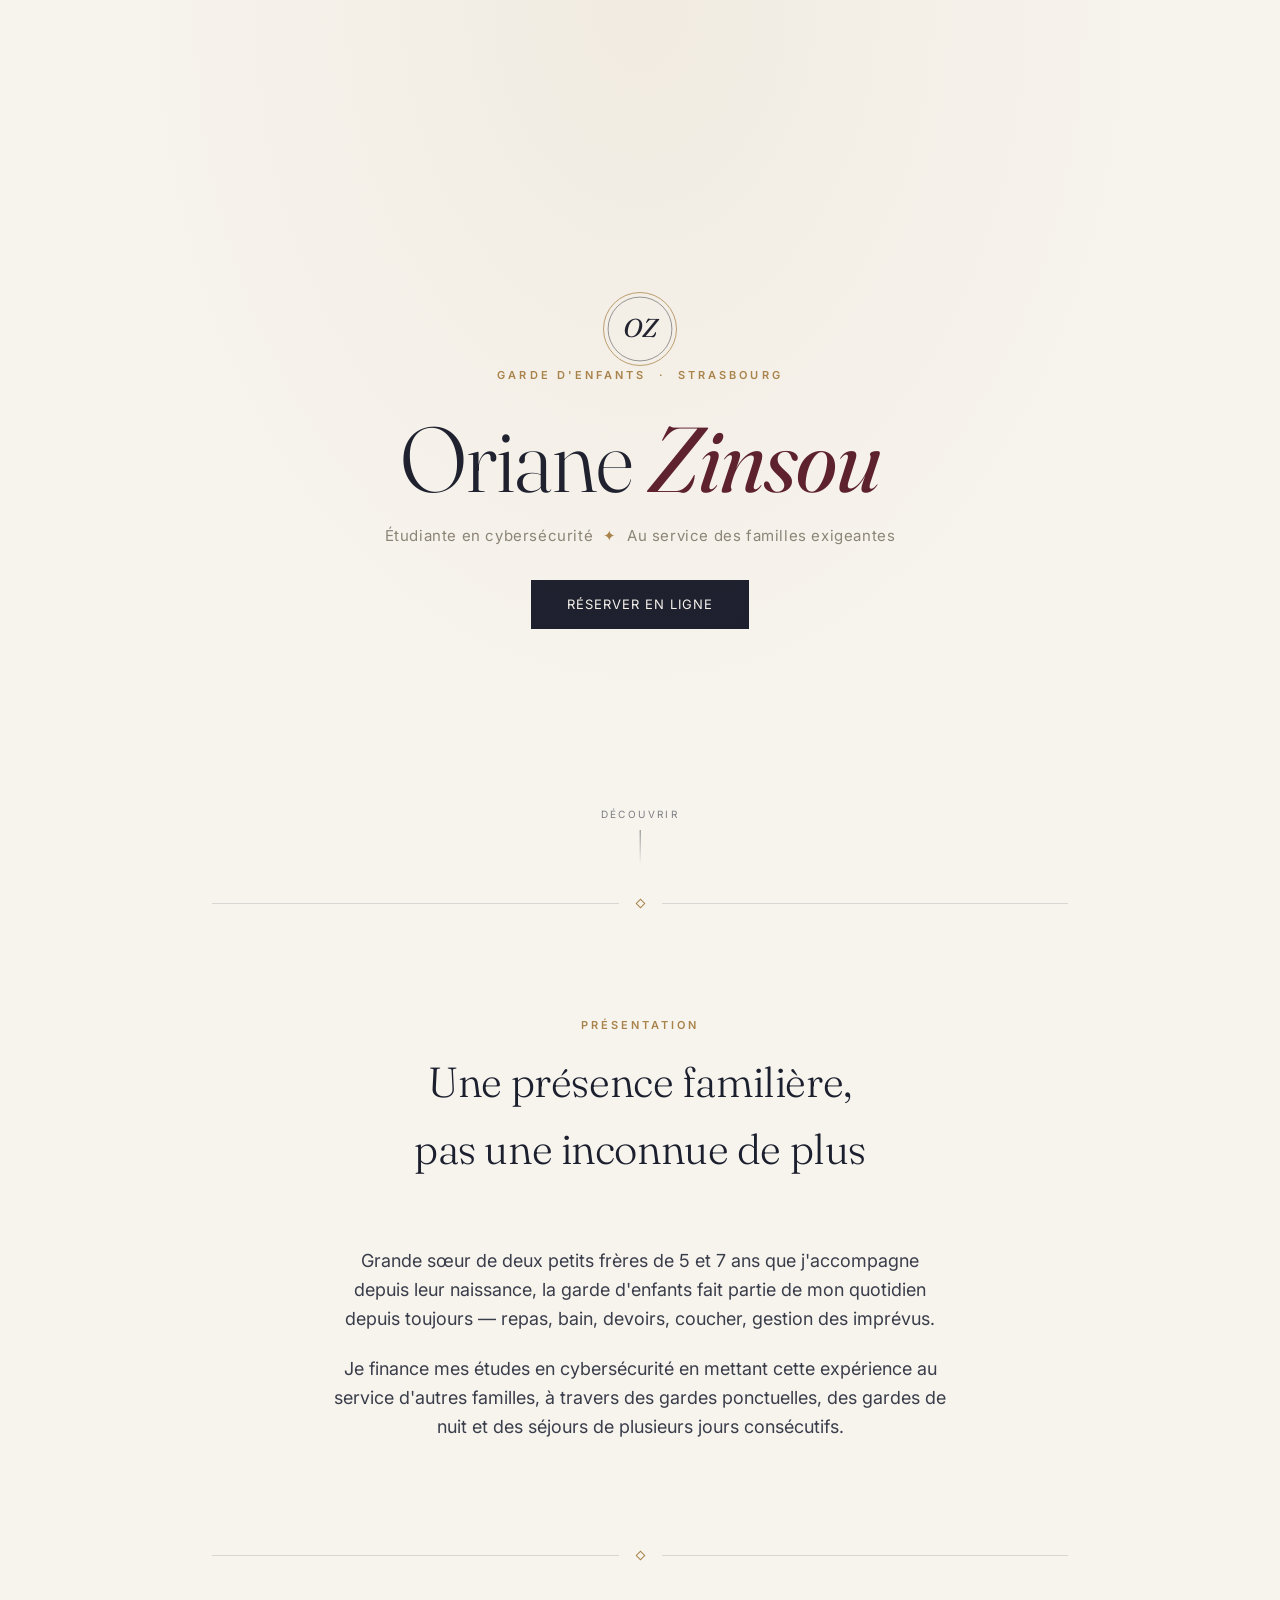
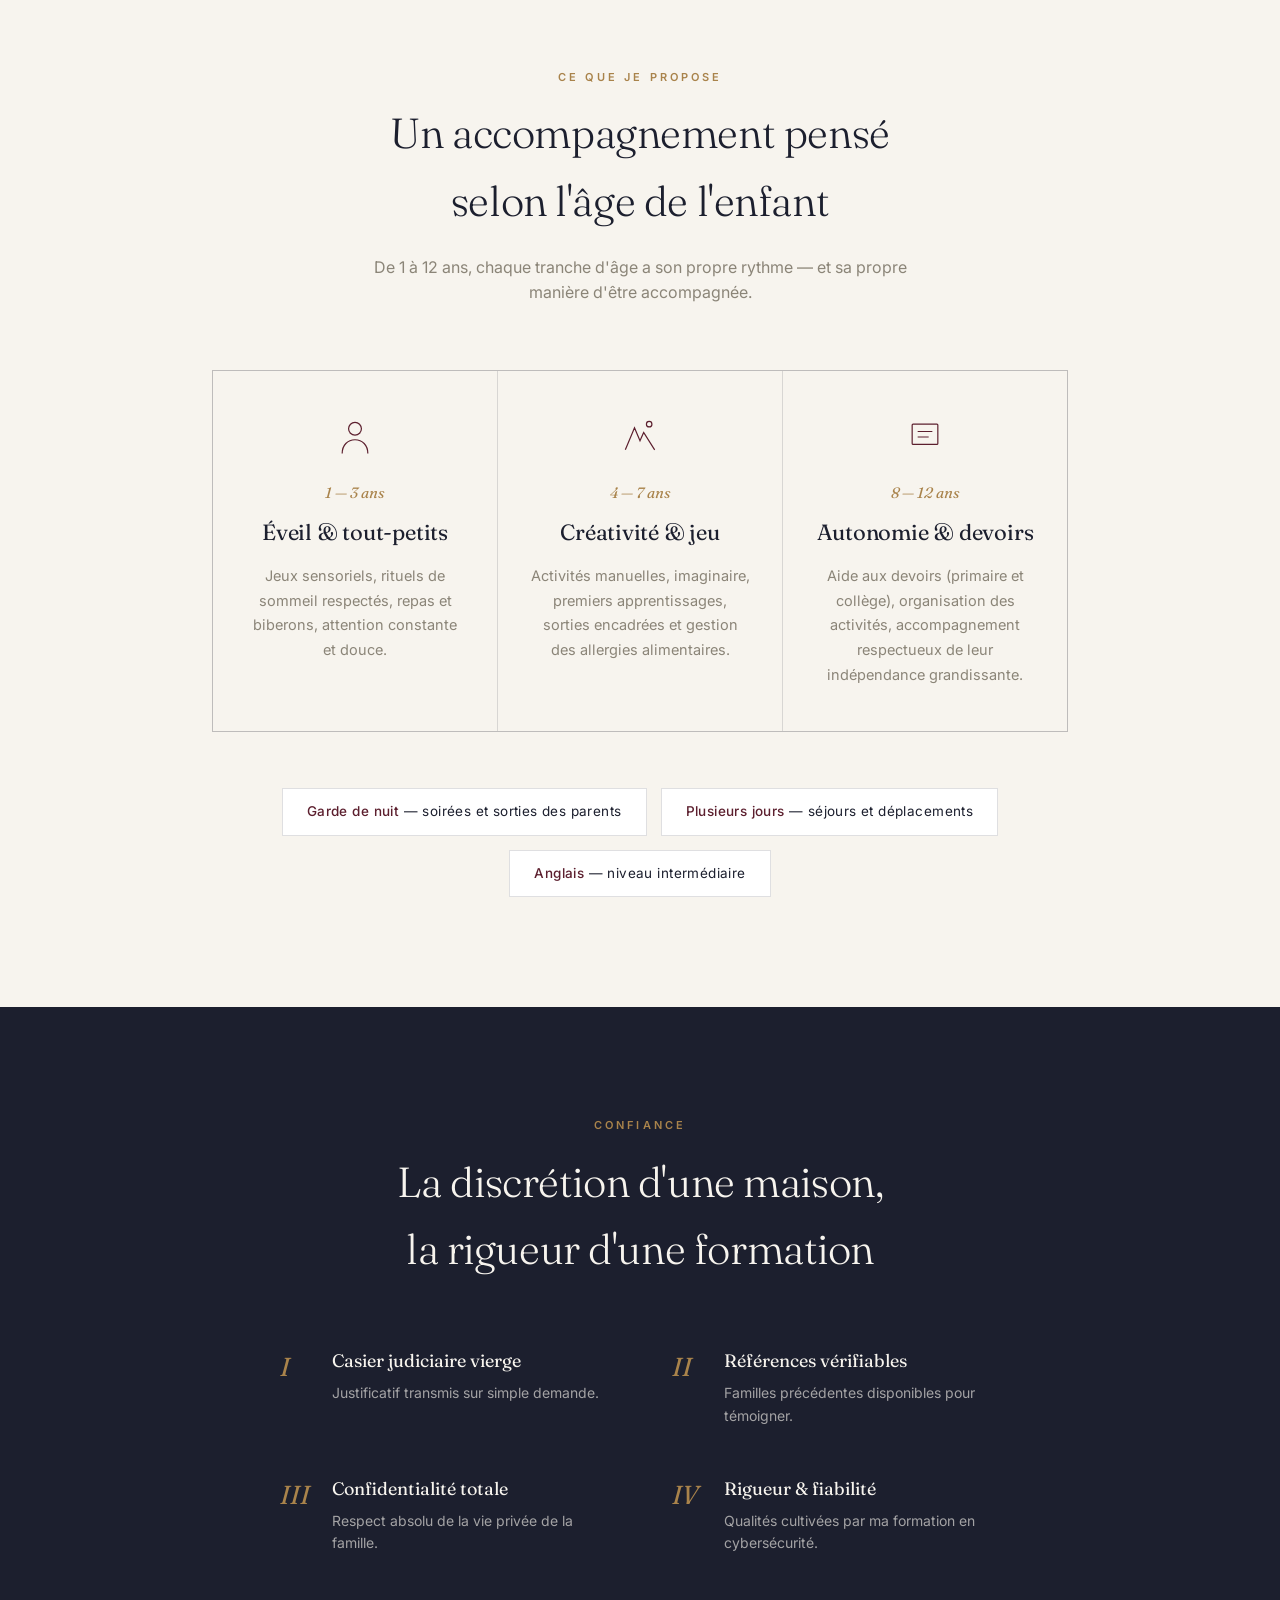
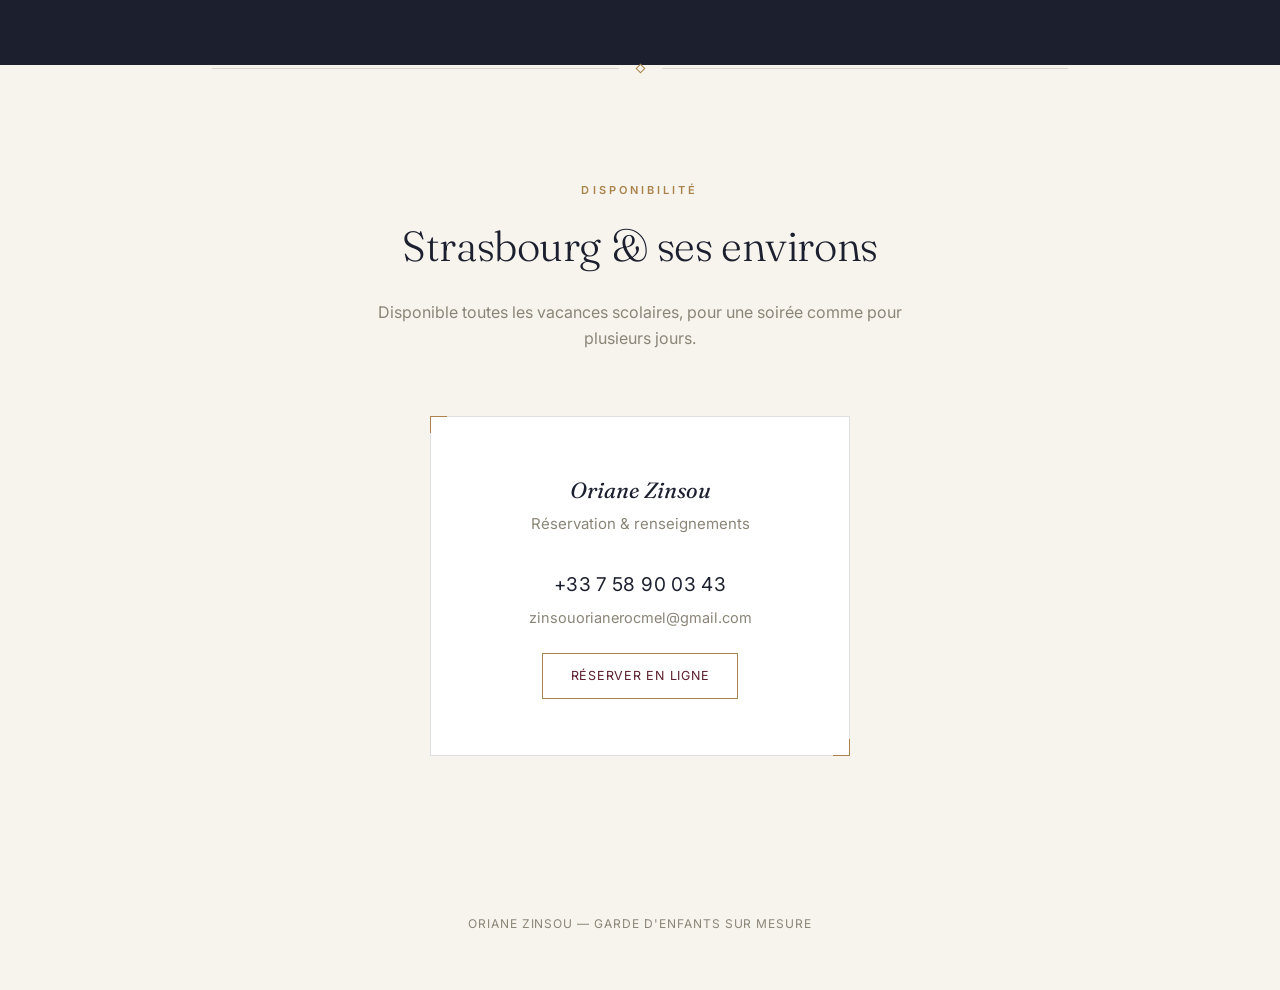
<file: index.html>
<!DOCTYPE html>
<html lang="fr">
<head>
<meta charset="UTF-8">
<meta name="viewport" content="width=device-width, initial-scale=1.0">
<title>L'atelier des enfants — Garde d'enfants</title>
<link rel="preconnect" href="https://fonts.googleapis.com">
<link rel="preconnect" href="https://fonts.gstatic.com" crossorigin>
<link href="https://fonts.googleapis.com/css2?family=Fraunces:ital,opsz,wght@0,9..144,300;0,9..144,400;0,9..144,500;1,9..144,400;1,9..144,500&family=Inter:wght@300;400;500;600&display=swap" rel="stylesheet">
<style>
  :root{
    --ink:#1c1f2e;
    --ivory:#f7f4ee;
    --gold:#a9834b;
    --wine:#5c1f2e;
    --stone:#8b8578;
    --hair:rgba(28,31,46,0.14);
  }
  *{box-sizing:border-box; margin:0; padding:0;}
  html{scroll-behavior:smooth;}
  body{
    background:var(--ivory);
    color:var(--ink);
    font-family:'Inter', sans-serif;
    font-weight:400;
    line-height:1.6;
    -webkit-font-smoothing:antialiased;
    overflow-x:hidden;
  }
  a{color:inherit;}

  .eyebrow{
    font-family:'Inter', sans-serif;
    font-size:11px;
    letter-spacing:0.28em;
    text-transform:uppercase;
    color:var(--gold);
    font-weight:600;
  }

  h1,h2,h3{
    font-family:'Fraunces', serif;
    font-weight:400;
    letter-spacing:-0.01em;
  }

  .container{
    max-width:920px;
    margin:0 auto;
    padding:0 32px;
  }

  /* ---------- Monogram ---------- */
  .monogram{
    width:76px;
    height:76px;
    margin:0 auto;
  }
  .monogram svg{width:100%;height:100%;display:block;}

  /* ---------- Hero ---------- */
  .hero{
    min-height:100svh;
    display:flex;
    flex-direction:column;
    align-items:center;
    justify-content:center;
    text-align:center;
    position:relative;
    padding:80px 32px 60px;
  }
  .hero::before{
    content:"";
    position:absolute;
    inset:0;
    background:
      radial-gradient(ellipse at 50% 0%, rgba(169,131,75,0.08), transparent 60%);
    pointer-events:none;
  }
  .hero-name{
    font-size:clamp(48px, 8vw, 92px);
    font-weight:300;
    margin-top:28px;
    line-height:1.02;
  }
  .hero-name em{
    font-style:italic;
    font-weight:400;
    color:var(--wine);
  }
  .hero-role{
    margin-top:18px;
    font-size:15px;
    color:var(--stone);
    letter-spacing:0.04em;
  }
  .hero-role .sep{color:var(--gold); margin:0 10px;}

  .hero-scroll{
    position:absolute;
    bottom:36px;
    left:50%;
    transform:translateX(-50%);
    display:flex;
    flex-direction:column;
    align-items:center;
    gap:8px;
    opacity:0.55;
  }
  .hero-scroll span{
    font-size:10px;
    letter-spacing:0.24em;
    text-transform:uppercase;
    color:var(--ink);
  }
  .hero-scroll .line{
    width:1px; height:34px;
    background:linear-gradient(var(--ink), transparent);
  }

  /* ---------- Divider ---------- */
  .divider{
    display:flex;
    align-items:center;
    justify-content:center;
    gap:18px;
    margin:0 auto;
    max-width:920px;
    padding:0 32px;
  }
  .divider .rule{flex:1; height:1px; background:var(--hair);}
  .divider .mark{
    width:7px;height:7px;
    border:1px solid var(--gold);
    transform:rotate(45deg);
    flex-shrink:0;
  }

  /* ---------- Section shell ---------- */
  section{padding:110px 0;}
  .section-head{
    text-align:center;
    margin-bottom:64px;
  }
  .section-head h2{
    font-size:clamp(30px, 4vw, 42px);
    font-weight:300;
    margin-top:14px;
  }
  .section-head p.lede{
    max-width:560px;
    margin:20px auto 0;
    color:var(--stone);
    font-size:16px;
  }

  /* ---------- Presentation ---------- */
  .presentation{
    max-width:680px;
    margin:0 auto;
    text-align:center;
  }
  .presentation p{
    font-size:18px;
    color:#3a3d4a;
    margin-bottom:22px;
  }
  .presentation p:last-child{margin-bottom:0;}

  /* ---------- Activities ---------- */
  .age-groups{
    display:grid;
    grid-template-columns:repeat(3, 1fr);
    gap:1px;
    background:var(--hair);
    border:1px solid var(--hair);
  }
  .age-card{
    background:var(--ivory);
    padding:44px 32px;
    text-align:center;
    position:relative;
    transition:background 0.35s ease;
  }
  .age-card:hover{background:#efe9db;}
  .age-card .icon{
    width:44px;height:44px;
    margin:0 auto 22px;
    color:var(--wine);
  }
  .age-card .icon svg{width:100%;height:100%;}
  .age-range{
    font-family:'Fraunces', serif;
    font-style:italic;
    font-size:15px;
    color:var(--gold);
    margin-bottom:10px;
    display:block;
  }
  .age-card h3{
    font-size:22px;
    font-weight:400;
    margin-bottom:14px;
  }
  .age-card p{
    font-size:14.5px;
    color:var(--stone);
    line-height:1.7;
  }
  @media (max-width:760px){
    .age-groups{grid-template-columns:1fr;}
  }

  .extra-services{
    margin-top:56px;
    display:flex;
    flex-wrap:wrap;
    justify-content:center;
    gap:14px;
  }
  .pill{
    border:1px solid var(--hair);
    padding:12px 24px;
    font-size:13.5px;
    letter-spacing:0.03em;
    color:var(--ink);
    background:#fff;
    white-space:nowrap;
  }
  .pill strong{color:var(--wine); font-weight:500;}

  /* ---------- Trust ---------- */
  .trust{background:var(--ink); color:var(--ivory);}
  .trust .eyebrow{color:var(--gold);}
  .trust .section-head p.lede{color:rgba(247,244,238,0.6);}
  .trust-grid{
    display:grid;
    grid-template-columns:repeat(2, 1fr);
    gap:48px 64px;
    max-width:720px;
    margin:0 auto;
  }
  .trust-item{display:flex; gap:18px;}
  .trust-item .num{
    font-family:'Fraunces', serif;
    font-style:italic;
    font-size:26px;
    color:var(--gold);
    flex-shrink:0;
    width:34px;
  }
  .trust-item h4{
    font-family:'Fraunces', serif;
    font-weight:400;
    font-size:18px;
    margin-bottom:6px;
  }
  .trust-item p{
    font-size:14px;
    color:rgba(247,244,238,0.62);
  }
  @media (max-width:640px){
    .trust-grid{grid-template-columns:1fr;}
  }

  /* ---------- Availability + contact ---------- */
  .contact-wrap{text-align:center;}
  .contact-card{
    max-width:420px;
    margin:0 auto;
    border:1px solid var(--hair);
    padding:56px 40px;
    background:#fff;
    position:relative;
  }
  .contact-card::before,
  .contact-card::after{
    content:"";
    position:absolute;
    width:16px;height:16px;
    border:1px solid var(--gold);
  }
  .contact-card::before{top:-1px;left:-1px;border-right:none;border-bottom:none;}
  .contact-card::after{bottom:-1px;right:-1px;border-left:none;border-top:none;}

  .avail-line{
    font-size:15px;
    color:var(--stone);
    margin-bottom:34px;
  }
  .avail-line strong{color:var(--ink); font-weight:500;}

  .contact-name{
    font-family:'Fraunces', serif;
    font-style:italic;
    font-size:22px;
    margin-bottom:4px;
  }
  .contact-phone{
    font-size:19px;
    letter-spacing:0.02em;
    margin-top:18px;
  }
  .contact-email{
    font-size:14.5px;
    color:var(--stone);
    margin-top:6px;
  }
  .contact-phone a, .contact-email a{text-decoration:none; border-bottom:1px solid transparent; transition:border-color .3s;}
  .contact-phone a:hover, .contact-email a:hover{border-color:var(--gold);}

  footer{
    text-align:center;
    padding:48px 32px 56px;
    font-size:12px;
    letter-spacing:0.08em;
    color:var(--stone);
    text-transform:uppercase;
  }

  /* reveal on scroll */
  .reveal{
    opacity:0;
    transform:translateY(18px);
    transition:opacity 0.8s ease, transform 0.8s ease;
  }
  .reveal.visible{opacity:1; transform:translateY(0);}

  @media (prefers-reduced-motion: reduce){
    .reveal{opacity:1; transform:none; transition:none;}
    html{scroll-behavior:auto;}
  }
</style>
</head>
<body>

<section class="hero">
  <div class="monogram">
    <svg viewBox="0 0 100 100" fill="none" xmlns="http://www.w3.org/2000/svg">
      <circle cx="50" cy="50" r="48" stroke="#a9834b" stroke-width="1"/>
      <circle cx="50" cy="50" r="42" stroke="#1c1f2e" stroke-width="0.6"/>
      <text x="50" y="60" text-anchor="middle" font-family="Fraunces, serif" font-style="italic" font-size="34" fill="#1c1f2e">OZ</text>
    </svg>
  </div>
  <div class="eyebrow">Garde d'enfants &nbsp;·&nbsp; Strasbourg</div>
  <h1 class="hero-name">Oriane <em>Zinsou</em></h1>
  <p class="hero-role">Étudiante en cybersécurité<span class="sep">✦</span>Au service des familles exigeantes</p>
  <a href="reservation.html" style="display:inline-block; margin-top:32px; padding:14px 36px; background:var(--ink); color:var(--ivory); text-decoration:none; font-size:13px; letter-spacing:0.08em; text-transform:uppercase; transition:background .25s;" onmouseover="this.style.background='#5c1f2e'" onmouseout="this.style.background='#1c1f2e'">Réserver en ligne</a>
  <div class="hero-scroll"><span>Découvrir</span><div class="line"></div></div>
</section>

<div class="divider"><div class="rule"></div><div class="mark"></div><div class="rule"></div></div>

<section class="presentation reveal">
  <div class="container">
    <div class="section-head">
      <div class="eyebrow">Présentation</div>
      <h2>Une présence familière,<br>pas une inconnue de plus</h2>
    </div>
    <p>Grande sœur de deux petits frères de 5 et 7 ans que j'accompagne depuis leur naissance, la garde d'enfants fait partie de mon quotidien depuis toujours — repas, bain, devoirs, coucher, gestion des imprévus.</p>
    <p>Je finance mes études en cybersécurité en mettant cette expérience au service d'autres familles, à travers des gardes ponctuelles, des gardes de nuit et des séjours de plusieurs jours consécutifs.</p>
  </div>
</section>

<div class="divider"><div class="rule"></div><div class="mark"></div><div class="rule"></div></div>

<section class="reveal">
  <div class="container">
    <div class="section-head">
      <div class="eyebrow">Ce que je propose</div>
      <h2>Un accompagnement pensé<br>selon l'âge de l'enfant</h2>
      <p class="lede">De 1 à 12 ans, chaque tranche d'âge a son propre rythme — et sa propre manière d'être accompagnée.</p>
    </div>
  </div>

  <div class="container">
    <div class="age-groups">
      <div class="age-card">
        <div class="icon">
          <svg viewBox="0 0 48 48" fill="none" stroke="currentColor" stroke-width="1.3">
            <circle cx="24" cy="15" r="7"/>
            <path d="M10 42c0-9 6-15 14-15s14 6 14 15"/>
          </svg>
        </div>
        <span class="age-range">1 — 3 ans</span>
        <h3>Éveil & tout-petits</h3>
        <p>Jeux sensoriels, rituels de sommeil respectés, repas et biberons, attention constante et douce.</p>
      </div>
      <div class="age-card">
        <div class="icon">
          <svg viewBox="0 0 48 48" fill="none" stroke="currentColor" stroke-width="1.3">
            <path d="M8 38l10-24 6 14 4-9 12 19"/>
            <circle cx="34" cy="10" r="3"/>
          </svg>
        </div>
        <span class="age-range">4 — 7 ans</span>
        <h3>Créativité & jeu</h3>
        <p>Activités manuelles, imaginaire, premiers apprentissages, sorties encadrées et gestion des allergies alimentaires.</p>
      </div>
      <div class="age-card">
        <div class="icon">
          <svg viewBox="0 0 48 48" fill="none" stroke="currentColor" stroke-width="1.3">
            <rect x="10" y="10" width="28" height="22" rx="1"/>
            <path d="M16 18h16M16 24h12"/>
          </svg>
        </div>
        <span class="age-range">8 — 12 ans</span>
        <h3>Autonomie & devoirs</h3>
        <p>Aide aux devoirs (primaire et collège), organisation des activités, accompagnement respectueux de leur indépendance grandissante.</p>
      </div>
    </div>

    <div class="extra-services">
      <div class="pill"><strong>Garde de nuit</strong> — soirées et sorties des parents</div>
      <div class="pill"><strong>Plusieurs jours</strong> — séjours et déplacements</div>
      <div class="pill"><strong>Anglais</strong> — niveau intermédiaire</div>
    </div>
  </div>
</section>

<section class="trust reveal">
  <div class="container">
    <div class="section-head">
      <div class="eyebrow">Confiance</div>
      <h2>La discrétion d'une maison,<br>la rigueur d'une formation</h2>
    </div>
    <div class="trust-grid">
      <div class="trust-item">
        <div class="num">I</div>
        <div>
          <h4>Casier judiciaire vierge</h4>
          <p>Justificatif transmis sur simple demande.</p>
        </div>
      </div>
      <div class="trust-item">
        <div class="num">II</div>
        <div>
          <h4>Références vérifiables</h4>
          <p>Familles précédentes disponibles pour témoigner.</p>
        </div>
      </div>
      <div class="trust-item">
        <div class="num">III</div>
        <div>
          <h4>Confidentialité totale</h4>
          <p>Respect absolu de la vie privée de la famille.</p>
        </div>
      </div>
      <div class="trust-item">
        <div class="num">IV</div>
        <div>
          <h4>Rigueur & fiabilité</h4>
          <p>Qualités cultivées par ma formation en cybersécurité.</p>
        </div>
      </div>
    </div>
  </div>
</section>

<div class="divider"><div class="rule"></div><div class="mark"></div><div class="rule"></div></div>

<section class="contact-wrap reveal">
  <div class="container">
    <div class="section-head">
      <div class="eyebrow">Disponibilité</div>
      <h2>Strasbourg & ses environs</h2>
      <p class="lede">Disponible toutes les vacances scolaires, pour une soirée comme pour plusieurs jours.</p>
    </div>

    <div class="contact-card">
      <div class="contact-name">Oriane Zinsou</div>
      <div class="avail-line">Réservation & renseignements</div>
      <div class="contact-phone"><a href="tel:+33758900343">+33 7 58 90 03 43</a></div>
      <div class="contact-email"><a href="mailto:zinsouorianerocmel@gmail.com">zinsouorianerocmel@gmail.com</a></div>
      <a href="reservation.html" style="display:inline-block; margin-top:24px; padding:12px 28px; border:1px solid var(--gold); color:var(--wine); text-decoration:none; font-size:12.5px; letter-spacing:0.06em; text-transform:uppercase;">Réserver en ligne</a>
    </div>
  </div>
</section>

<footer>Oriane Zinsou — Garde d'enfants sur mesure</footer>

<script>
  const revealEls = document.querySelectorAll('.reveal');
  const io = new IntersectionObserver((entries)=>{
    entries.forEach(e=>{
      if(e.isIntersecting){
        e.target.classList.add('visible');
        io.unobserve(e.target);
      }
    });
  }, {threshold:0.12});
  revealEls.forEach(el=>io.observe(el));
</script>

</body>
</html>
</file>
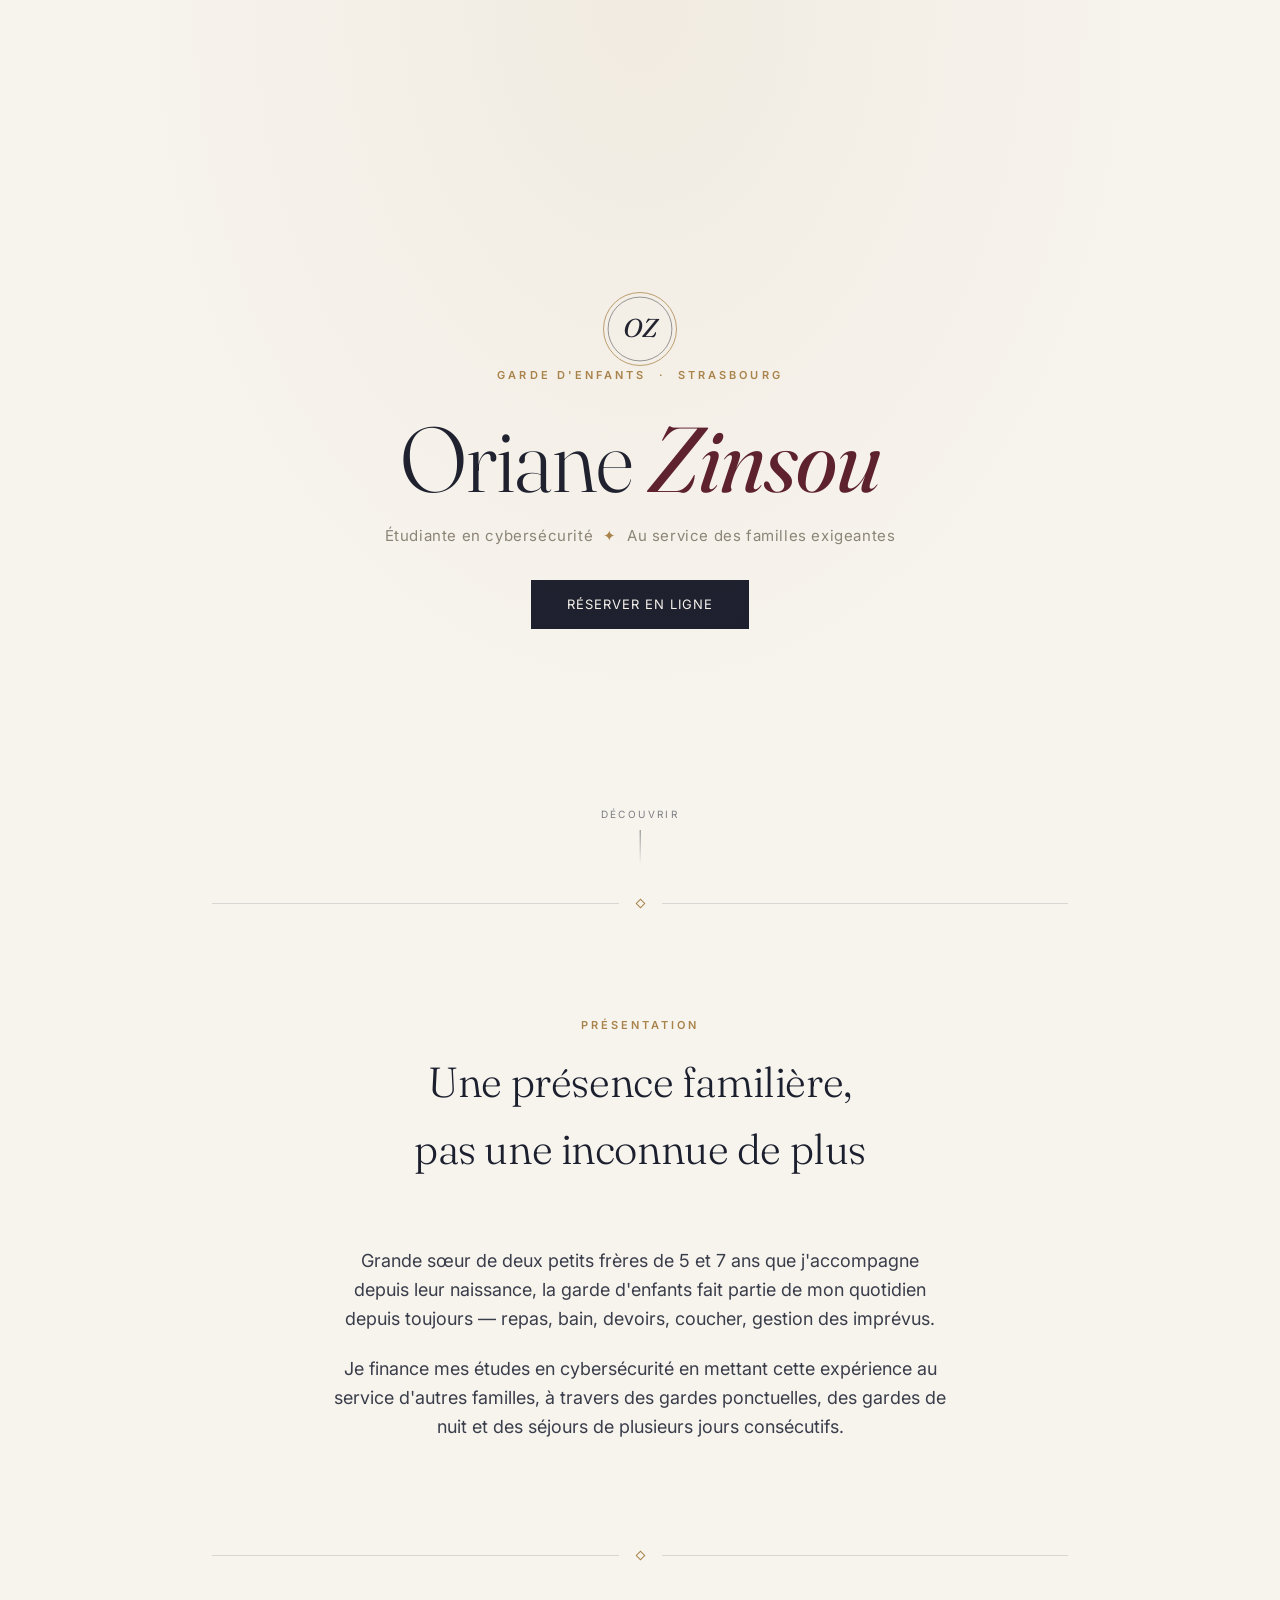
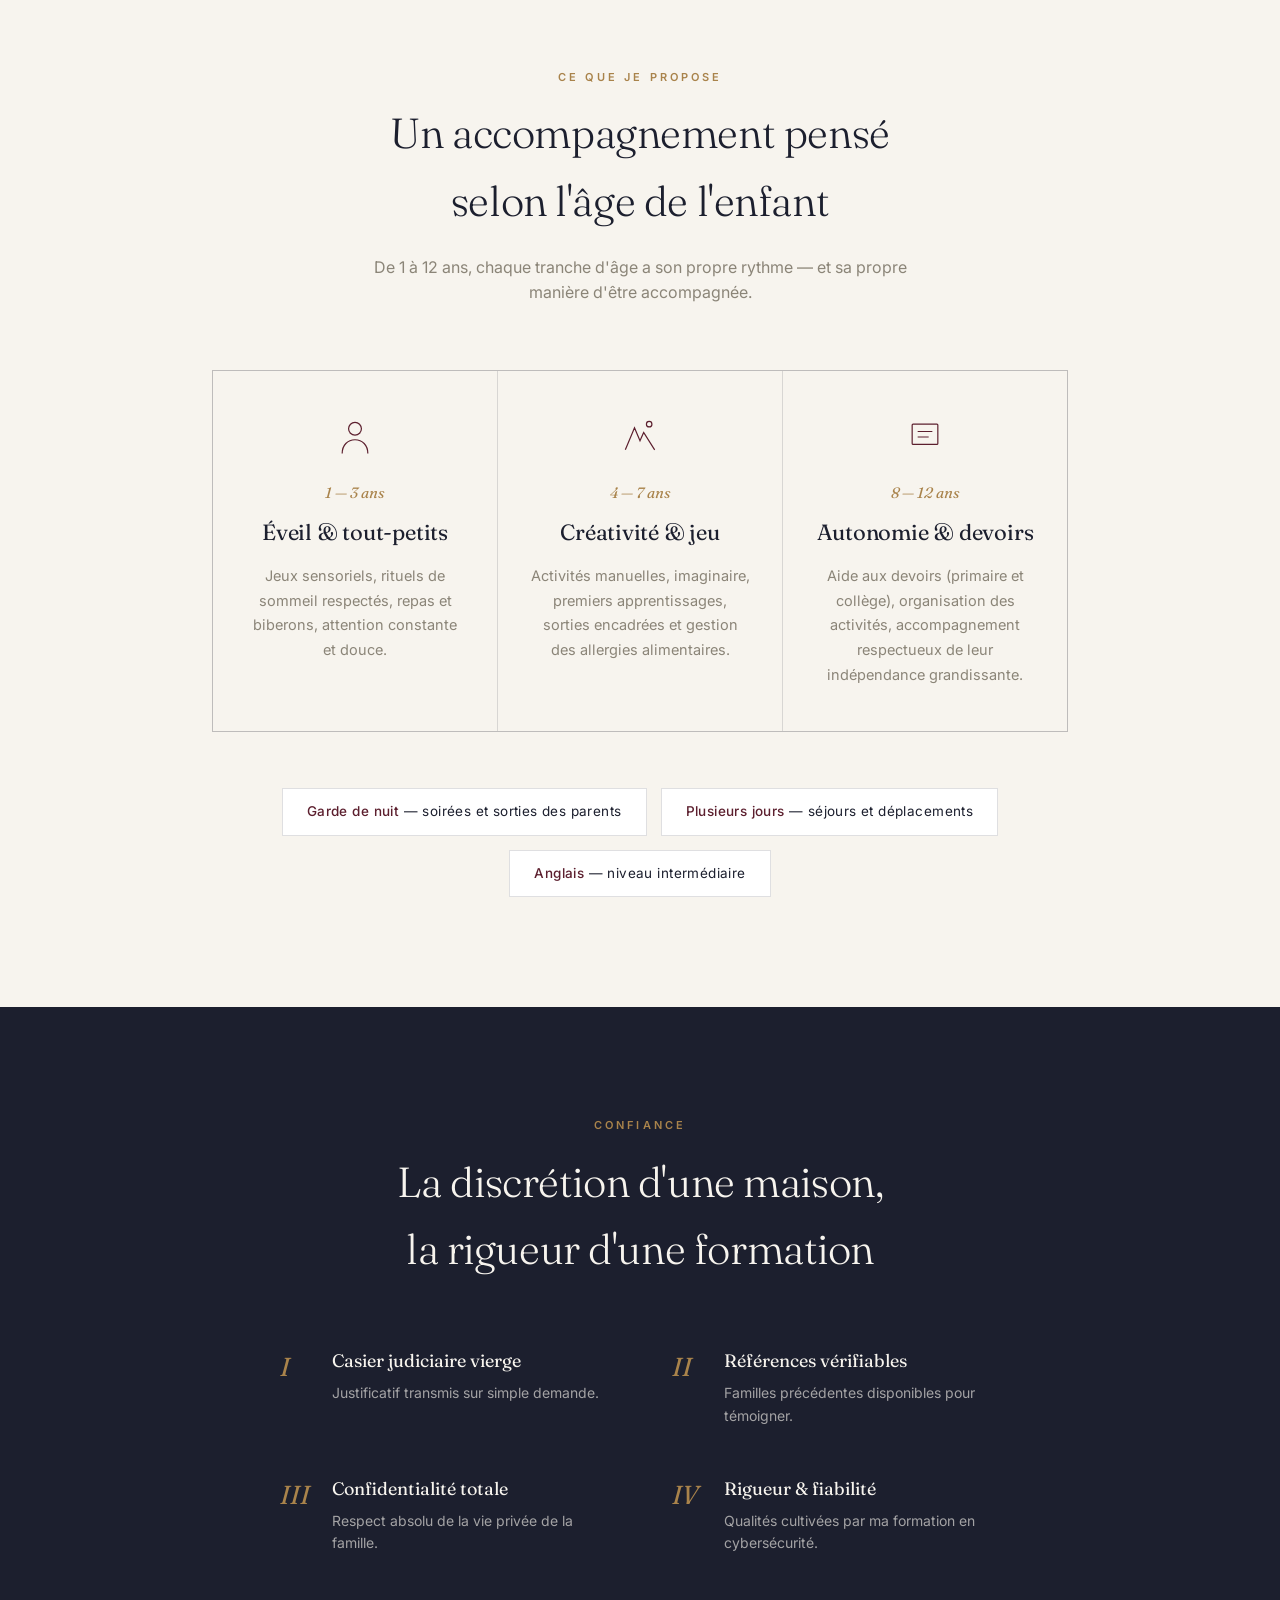
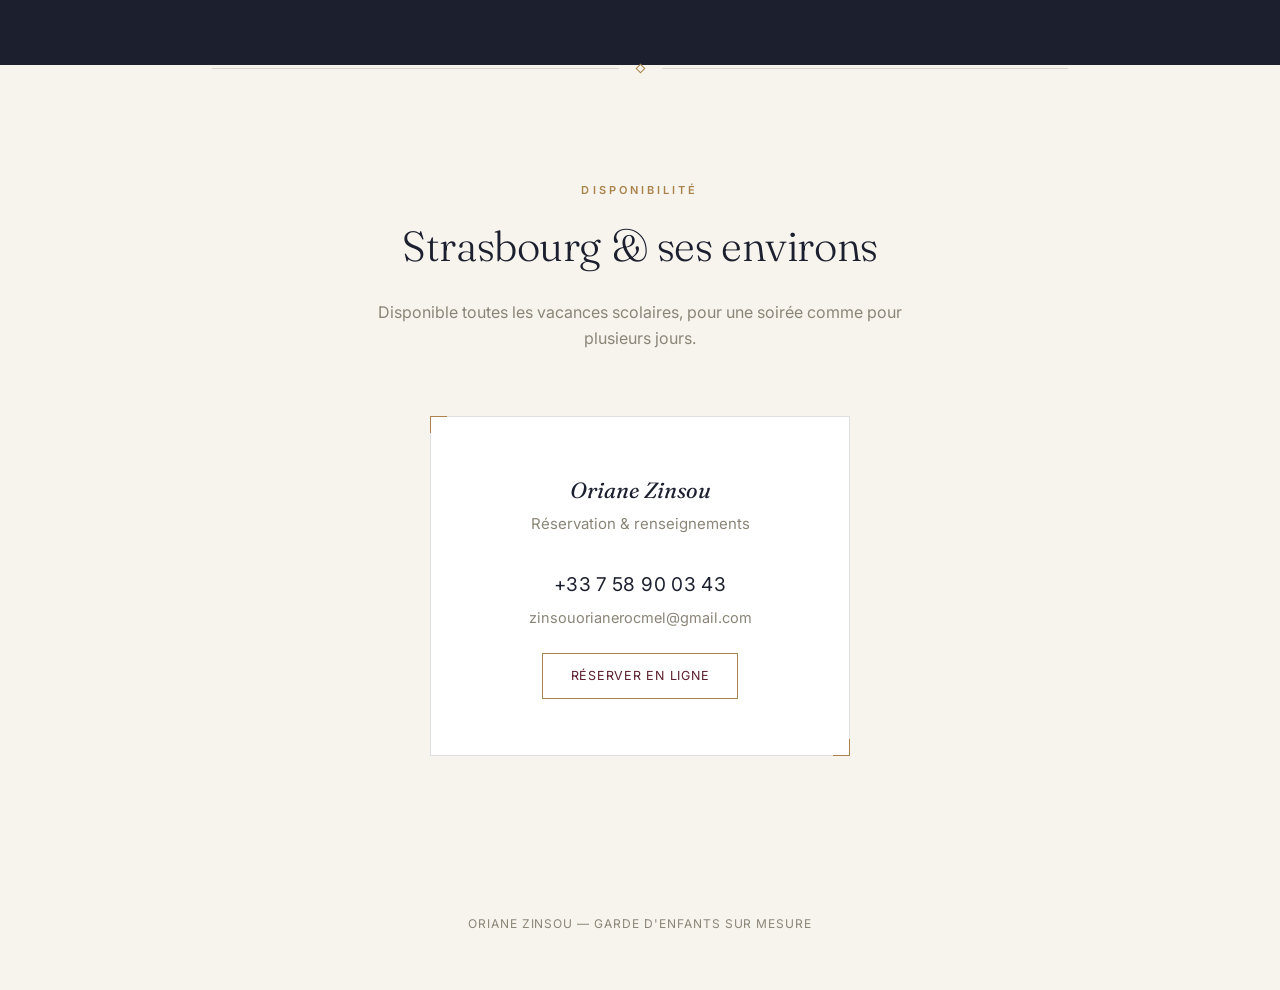
<file: index(4).html>
<!DOCTYPE html>
<html lang="fr">
<head>
<meta charset="UTF-8">
<meta name="viewport" content="width=device-width, initial-scale=1.0">
<title>Oriane Zinsou — Garde d'enfants</title>
<link rel="preconnect" href="https://fonts.googleapis.com">
<link rel="preconnect" href="https://fonts.gstatic.com" crossorigin>
<link href="https://fonts.googleapis.com/css2?family=Fraunces:ital,opsz,wght@0,9..144,300;0,9..144,400;0,9..144,500;1,9..144,400;1,9..144,500&family=Inter:wght@300;400;500;600&display=swap" rel="stylesheet">
<style>
  :root{
    --ink:#1c1f2e;
    --ivory:#f7f4ee;
    --gold:#a9834b;
    --wine:#5c1f2e;
    --stone:#8b8578;
    --hair:rgba(28,31,46,0.14);
  }
  *{box-sizing:border-box; margin:0; padding:0;}
  html{scroll-behavior:smooth;}
  body{
    background:var(--ivory);
    color:var(--ink);
    font-family:'Inter', sans-serif;
    font-weight:400;
    line-height:1.6;
    -webkit-font-smoothing:antialiased;
    overflow-x:hidden;
  }
  a{color:inherit;}

  .eyebrow{
    font-family:'Inter', sans-serif;
    font-size:11px;
    letter-spacing:0.28em;
    text-transform:uppercase;
    color:var(--gold);
    font-weight:600;
  }

  h1,h2,h3{
    font-family:'Fraunces', serif;
    font-weight:400;
    letter-spacing:-0.01em;
  }

  .container{
    max-width:920px;
    margin:0 auto;
    padding:0 32px;
  }

  /* ---------- Monogram ---------- */
  .monogram{
    width:76px;
    height:76px;
    margin:0 auto;
  }
  .monogram svg{width:100%;height:100%;display:block;}

  /* ---------- Hero ---------- */
  .hero{
    min-height:100svh;
    display:flex;
    flex-direction:column;
    align-items:center;
    justify-content:center;
    text-align:center;
    position:relative;
    padding:80px 32px 60px;
  }
  .hero::before{
    content:"";
    position:absolute;
    inset:0;
    background:
      radial-gradient(ellipse at 50% 0%, rgba(169,131,75,0.08), transparent 60%);
    pointer-events:none;
  }
  .hero-name{
    font-size:clamp(48px, 8vw, 92px);
    font-weight:300;
    margin-top:28px;
    line-height:1.02;
  }
  .hero-name em{
    font-style:italic;
    font-weight:400;
    color:var(--wine);
  }
  .hero-role{
    margin-top:18px;
    font-size:15px;
    color:var(--stone);
    letter-spacing:0.04em;
  }
  .hero-role .sep{color:var(--gold); margin:0 10px;}

  .hero-scroll{
    position:absolute;
    bottom:36px;
    left:50%;
    transform:translateX(-50%);
    display:flex;
    flex-direction:column;
    align-items:center;
    gap:8px;
    opacity:0.55;
  }
  .hero-scroll span{
    font-size:10px;
    letter-spacing:0.24em;
    text-transform:uppercase;
    color:var(--ink);
  }
  .hero-scroll .line{
    width:1px; height:34px;
    background:linear-gradient(var(--ink), transparent);
  }

  /* ---------- Divider ---------- */
  .divider{
    display:flex;
    align-items:center;
    justify-content:center;
    gap:18px;
    margin:0 auto;
    max-width:920px;
    padding:0 32px;
  }
  .divider .rule{flex:1; height:1px; background:var(--hair);}
  .divider .mark{
    width:7px;height:7px;
    border:1px solid var(--gold);
    transform:rotate(45deg);
    flex-shrink:0;
  }

  /* ---------- Section shell ---------- */
  section{padding:110px 0;}
  .section-head{
    text-align:center;
    margin-bottom:64px;
  }
  .section-head h2{
    font-size:clamp(30px, 4vw, 42px);
    font-weight:300;
    margin-top:14px;
  }
  .section-head p.lede{
    max-width:560px;
    margin:20px auto 0;
    color:var(--stone);
    font-size:16px;
  }

  /* ---------- Presentation ---------- */
  .presentation{
    max-width:680px;
    margin:0 auto;
    text-align:center;
  }
  .presentation p{
    font-size:18px;
    color:#3a3d4a;
    margin-bottom:22px;
  }
  .presentation p:last-child{margin-bottom:0;}

  /* ---------- Activities ---------- */
  .age-groups{
    display:grid;
    grid-template-columns:repeat(3, 1fr);
    gap:1px;
    background:var(--hair);
    border:1px solid var(--hair);
  }
  .age-card{
    background:var(--ivory);
    padding:44px 32px;
    text-align:center;
    position:relative;
    transition:background 0.35s ease;
  }
  .age-card:hover{background:#efe9db;}
  .age-card .icon{
    width:44px;height:44px;
    margin:0 auto 22px;
    color:var(--wine);
  }
  .age-card .icon svg{width:100%;height:100%;}
  .age-range{
    font-family:'Fraunces', serif;
    font-style:italic;
    font-size:15px;
    color:var(--gold);
    margin-bottom:10px;
    display:block;
  }
  .age-card h3{
    font-size:22px;
    font-weight:400;
    margin-bottom:14px;
  }
  .age-card p{
    font-size:14.5px;
    color:var(--stone);
    line-height:1.7;
  }
  @media (max-width:760px){
    .age-groups{grid-template-columns:1fr;}
  }

  .extra-services{
    margin-top:56px;
    display:flex;
    flex-wrap:wrap;
    justify-content:center;
    gap:14px;
  }
  .pill{
    border:1px solid var(--hair);
    padding:12px 24px;
    font-size:13.5px;
    letter-spacing:0.03em;
    color:var(--ink);
    background:#fff;
    white-space:nowrap;
  }
  .pill strong{color:var(--wine); font-weight:500;}

  /* ---------- Trust ---------- */
  .trust{background:var(--ink); color:var(--ivory);}
  .trust .eyebrow{color:var(--gold);}
  .trust .section-head p.lede{color:rgba(247,244,238,0.6);}
  .trust-grid{
    display:grid;
    grid-template-columns:repeat(2, 1fr);
    gap:48px 64px;
    max-width:720px;
    margin:0 auto;
  }
  .trust-item{display:flex; gap:18px;}
  .trust-item .num{
    font-family:'Fraunces', serif;
    font-style:italic;
    font-size:26px;
    color:var(--gold);
    flex-shrink:0;
    width:34px;
  }
  .trust-item h4{
    font-family:'Fraunces', serif;
    font-weight:400;
    font-size:18px;
    margin-bottom:6px;
  }
  .trust-item p{
    font-size:14px;
    color:rgba(247,244,238,0.62);
  }
  @media (max-width:640px){
    .trust-grid{grid-template-columns:1fr;}
  }

  /* ---------- Availability + contact ---------- */
  .contact-wrap{text-align:center;}
  .contact-card{
    max-width:420px;
    margin:0 auto;
    border:1px solid var(--hair);
    padding:56px 40px;
    background:#fff;
    position:relative;
  }
  .contact-card::before,
  .contact-card::after{
    content:"";
    position:absolute;
    width:16px;height:16px;
    border:1px solid var(--gold);
  }
  .contact-card::before{top:-1px;left:-1px;border-right:none;border-bottom:none;}
  .contact-card::after{bottom:-1px;right:-1px;border-left:none;border-top:none;}

  .avail-line{
    font-size:15px;
    color:var(--stone);
    margin-bottom:34px;
  }
  .avail-line strong{color:var(--ink); font-weight:500;}

  .contact-name{
    font-family:'Fraunces', serif;
    font-style:italic;
    font-size:22px;
    margin-bottom:4px;
  }
  .contact-phone{
    font-size:19px;
    letter-spacing:0.02em;
    margin-top:18px;
  }
  .contact-email{
    font-size:14.5px;
    color:var(--stone);
    margin-top:6px;
  }
  .contact-phone a, .contact-email a{text-decoration:none; border-bottom:1px solid transparent; transition:border-color .3s;}
  .contact-phone a:hover, .contact-email a:hover{border-color:var(--gold);}

  footer{
    text-align:center;
    padding:48px 32px 56px;
    font-size:12px;
    letter-spacing:0.08em;
    color:var(--stone);
    text-transform:uppercase;
  }

  /* reveal on scroll */
  .reveal{
    opacity:0;
    transform:translateY(18px);
    transition:opacity 0.8s ease, transform 0.8s ease;
  }
  .reveal.visible{opacity:1; transform:translateY(0);}

  @media (prefers-reduced-motion: reduce){
    .reveal{opacity:1; transform:none; transition:none;}
    html{scroll-behavior:auto;}
  }
</style>
</head>
<body>

<section class="hero">
  <div class="monogram">
    <svg viewBox="0 0 100 100" fill="none" xmlns="http://www.w3.org/2000/svg">
      <circle cx="50" cy="50" r="48" stroke="#a9834b" stroke-width="1"/>
      <circle cx="50" cy="50" r="42" stroke="#1c1f2e" stroke-width="0.6"/>
      <text x="50" y="60" text-anchor="middle" font-family="Fraunces, serif" font-style="italic" font-size="34" fill="#1c1f2e">OZ</text>
    </svg>
  </div>
  <div class="eyebrow">Garde d'enfants &nbsp;·&nbsp; Strasbourg</div>
  <h1 class="hero-name">Oriane <em>Zinsou</em></h1>
  <p class="hero-role">Étudiante en cybersécurité<span class="sep">✦</span>Au service des familles exigeantes</p>
  <a href="reservation.html" style="display:inline-block; margin-top:32px; padding:14px 36px; background:var(--ink); color:var(--ivory); text-decoration:none; font-size:13px; letter-spacing:0.08em; text-transform:uppercase; transition:background .25s;" onmouseover="this.style.background='#5c1f2e'" onmouseout="this.style.background='#1c1f2e'">Réserver en ligne</a>
  <div class="hero-scroll"><span>Découvrir</span><div class="line"></div></div>
</section>

<div class="divider"><div class="rule"></div><div class="mark"></div><div class="rule"></div></div>

<section class="presentation reveal">
  <div class="container">
    <div class="section-head">
      <div class="eyebrow">Présentation</div>
      <h2>Une présence familière,<br>pas une inconnue de plus</h2>
    </div>
    <p>Grande sœur de deux petits frères de 5 et 7 ans que j'accompagne depuis leur naissance, la garde d'enfants fait partie de mon quotidien depuis toujours — repas, bain, devoirs, coucher, gestion des imprévus.</p>
    <p>Je finance mes études en cybersécurité en mettant cette expérience au service d'autres familles, à travers des gardes ponctuelles, des gardes de nuit et des séjours de plusieurs jours consécutifs.</p>
  </div>
</section>

<div class="divider"><div class="rule"></div><div class="mark"></div><div class="rule"></div></div>

<section class="reveal">
  <div class="container">
    <div class="section-head">
      <div class="eyebrow">Ce que je propose</div>
      <h2>Un accompagnement pensé<br>selon l'âge de l'enfant</h2>
      <p class="lede">De 1 à 12 ans, chaque tranche d'âge a son propre rythme — et sa propre manière d'être accompagnée.</p>
    </div>
  </div>

  <div class="container">
    <div class="age-groups">
      <div class="age-card">
        <div class="icon">
          <svg viewBox="0 0 48 48" fill="none" stroke="currentColor" stroke-width="1.3">
            <circle cx="24" cy="15" r="7"/>
            <path d="M10 42c0-9 6-15 14-15s14 6 14 15"/>
          </svg>
        </div>
        <span class="age-range">1 — 3 ans</span>
        <h3>Éveil & tout-petits</h3>
        <p>Jeux sensoriels, rituels de sommeil respectés, repas et biberons, attention constante et douce.</p>
      </div>
      <div class="age-card">
        <div class="icon">
          <svg viewBox="0 0 48 48" fill="none" stroke="currentColor" stroke-width="1.3">
            <path d="M8 38l10-24 6 14 4-9 12 19"/>
            <circle cx="34" cy="10" r="3"/>
          </svg>
        </div>
        <span class="age-range">4 — 7 ans</span>
        <h3>Créativité & jeu</h3>
        <p>Activités manuelles, imaginaire, premiers apprentissages, sorties encadrées et gestion des allergies alimentaires.</p>
      </div>
      <div class="age-card">
        <div class="icon">
          <svg viewBox="0 0 48 48" fill="none" stroke="currentColor" stroke-width="1.3">
            <rect x="10" y="10" width="28" height="22" rx="1"/>
            <path d="M16 18h16M16 24h12"/>
          </svg>
        </div>
        <span class="age-range">8 — 12 ans</span>
        <h3>Autonomie & devoirs</h3>
        <p>Aide aux devoirs (primaire et collège), organisation des activités, accompagnement respectueux de leur indépendance grandissante.</p>
      </div>
    </div>

    <div class="extra-services">
      <div class="pill"><strong>Garde de nuit</strong> — soirées et sorties des parents</div>
      <div class="pill"><strong>Plusieurs jours</strong> — séjours et déplacements</div>
      <div class="pill"><strong>Anglais</strong> — niveau intermédiaire</div>
    </div>
  </div>
</section>

<section class="trust reveal">
  <div class="container">
    <div class="section-head">
      <div class="eyebrow">Confiance</div>
      <h2>La discrétion d'une maison,<br>la rigueur d'une formation</h2>
    </div>
    <div class="trust-grid">
      <div class="trust-item">
        <div class="num">I</div>
        <div>
          <h4>Casier judiciaire vierge</h4>
          <p>Justificatif transmis sur simple demande.</p>
        </div>
      </div>
      <div class="trust-item">
        <div class="num">II</div>
        <div>
          <h4>Références vérifiables</h4>
          <p>Familles précédentes disponibles pour témoigner.</p>
        </div>
      </div>
      <div class="trust-item">
        <div class="num">III</div>
        <div>
          <h4>Confidentialité totale</h4>
          <p>Respect absolu de la vie privée de la famille.</p>
        </div>
      </div>
      <div class="trust-item">
        <div class="num">IV</div>
        <div>
          <h4>Rigueur & fiabilité</h4>
          <p>Qualités cultivées par ma formation en cybersécurité.</p>
        </div>
      </div>
    </div>
  </div>
</section>

<div class="divider"><div class="rule"></div><div class="mark"></div><div class="rule"></div></div>

<section class="contact-wrap reveal">
  <div class="container">
    <div class="section-head">
      <div class="eyebrow">Disponibilité</div>
      <h2>Strasbourg & ses environs</h2>
      <p class="lede">Disponible toutes les vacances scolaires, pour une soirée comme pour plusieurs jours.</p>
    </div>

    <div class="contact-card">
      <div class="contact-name">Oriane Zinsou</div>
      <div class="avail-line">Réservation & renseignements</div>
      <div class="contact-phone"><a href="tel:+33758900343">+33 7 58 90 03 43</a></div>
      <div class="contact-email"><a href="mailto:zinsouorianerocmel@gmail.com">zinsouorianerocmel@gmail.com</a></div>
      <a href="reservation.html" style="display:inline-block; margin-top:24px; padding:12px 28px; border:1px solid var(--gold); color:var(--wine); text-decoration:none; font-size:12.5px; letter-spacing:0.06em; text-transform:uppercase;">Réserver en ligne</a>
    </div>
  </div>
</section>

<footer>Oriane Zinsou — Garde d'enfants sur mesure</footer>

<script>
  const revealEls = document.querySelectorAll('.reveal');
  const io = new IntersectionObserver((entries)=>{
    entries.forEach(e=>{
      if(e.isIntersecting){
        e.target.classList.add('visible');
        io.unobserve(e.target);
      }
    });
  }, {threshold:0.12});
  revealEls.forEach(el=>io.observe(el));
</script>

</body>
</html>
</file>
